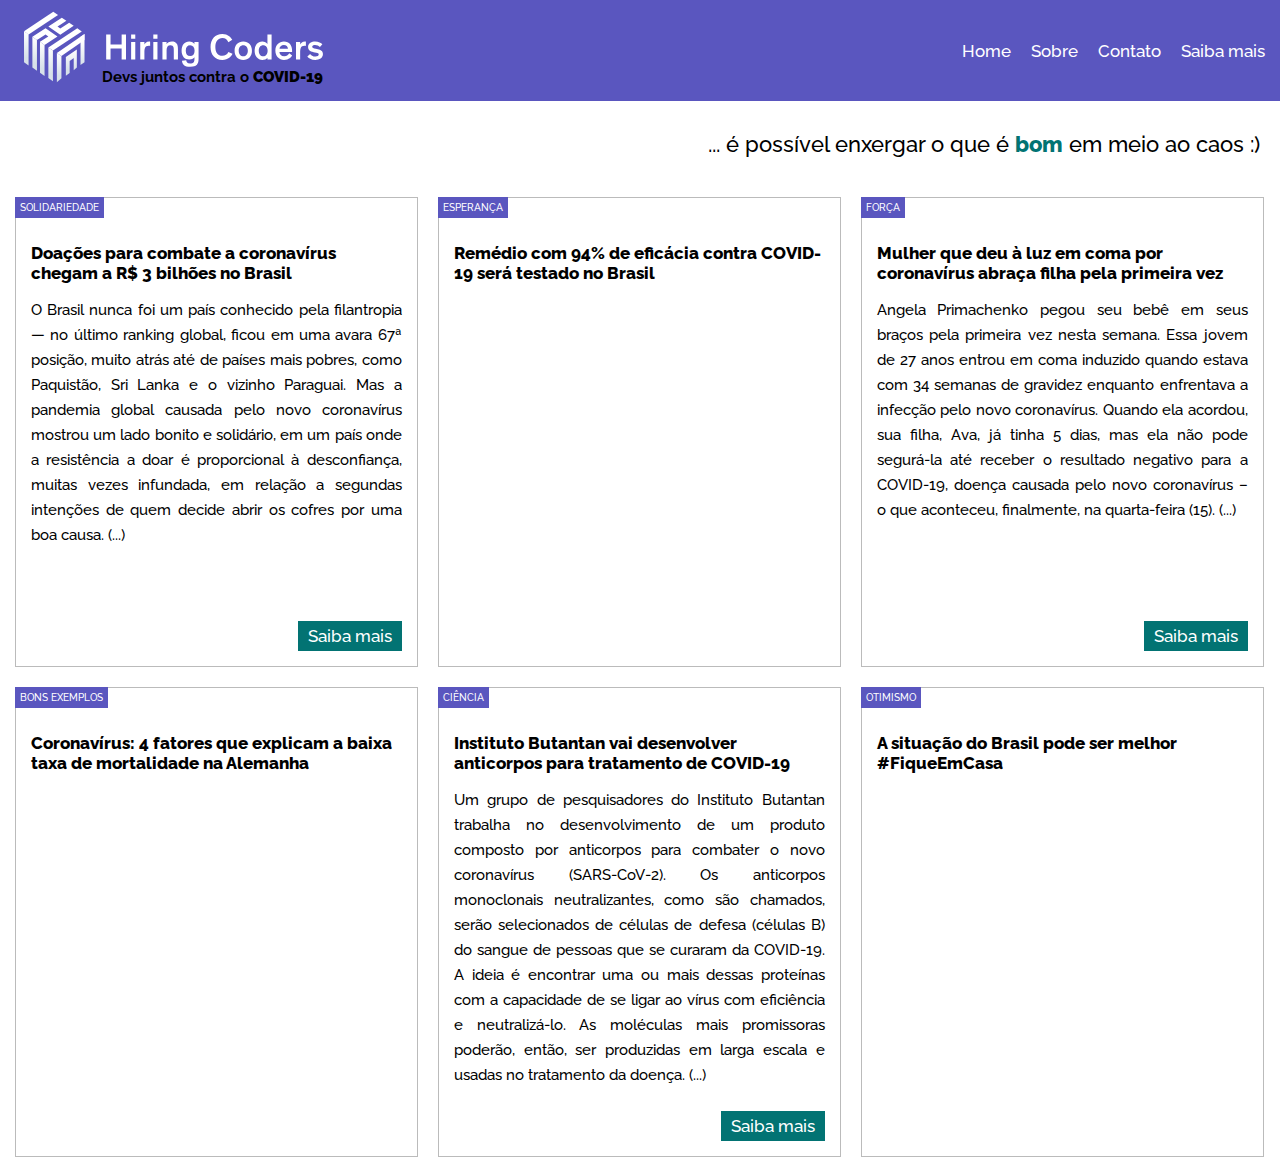
<file: index.html>
<!DOCTYPE html>
<html lang="en">
<head>
    <meta charset="UTF-8">
    <meta name="viewport" content="width=device-width, initial-scale=1.0">
    <title>Home - Covid-19 News</title>
    <link rel="stylesheet" href="css/style.css">
</head>
<body>
    <header class="header">
        <div class="content">
            <h1 class="header__logo">
                <a href="./index.html">
                    <svg width="447px" height="94px" viewBox="0 0 447 94" version="1.1" xmlns="http://www.w3.org/2000/svg" xmlns:xlink="http://www.w3.org/1999/xlink">
                        <!-- Generator: Sketch 59.1 (86144) - https://sketch.com -->
                        <title>Artboard Copy 6</title>
                        <desc>Created with Sketch.</desc>
                        <defs>
                            <linearGradient x1="50%" y1="0%" x2="50%" y2="77.4557181%" id="linearGradient-1">
                                <stop stop-color="#FFFFFF" offset="0%"/>
                                <stop stop-color="#D7E1E9" offset="100%"/>
                            </linearGradient>
                            <linearGradient x1="50%" y1="0%" x2="50%" y2="77.4557181%" id="linearGradient-2">
                                <stop stop-color="#FFFFFF" offset="0%"/>
                                <stop stop-color="#D7E1E9" offset="100%"/>
                            </linearGradient>
                            <linearGradient x1="50%" y1="0%" x2="50%" y2="77.4557181%" id="linearGradient-3">
                                <stop stop-color="#FFFFFF" offset="0%"/>
                                <stop stop-color="#D7E1E9" offset="100%"/>
                            </linearGradient>
                            <linearGradient x1="50%" y1="0%" x2="50%" y2="77.4557181%" id="linearGradient-4">
                                <stop stop-color="#FFFFFF" offset="0%"/>
                                <stop stop-color="#D7E1E9" offset="100%"/>
                            </linearGradient>
                            <linearGradient x1="50%" y1="0%" x2="50%" y2="77.4557181%" id="linearGradient-5">
                                <stop stop-color="#FFFFFF" offset="0%"/>
                                <stop stop-color="#D7E1E9" offset="100%"/>
                            </linearGradient>
                            <linearGradient x1="50%" y1="0%" x2="50%" y2="77.4557181%" id="linearGradient-6">
                                <stop stop-color="#D7E1E9" offset="0%"/>
                                <stop stop-color="#FFFFFF" offset="100%"/>
                            </linearGradient>
                            <linearGradient x1="50%" y1="0%" x2="50%" y2="77.4557181%" id="linearGradient-7">
                                <stop stop-color="#FFFFFF" offset="0%"/>
                                <stop stop-color="#D7E1E9" offset="100%"/>
                            </linearGradient>
                        </defs>
                        <g id="Artboard-Copy-6" stroke="none" stroke-width="1" fill="none" fill-rule="evenodd">
                            <g id="logo" transform="translate(25.000000, 0.000000)">
                                <polygon id="Rectangle" fill="url(#linearGradient-1)" points="0 26.1882435 6 30.2998675 6 71.17 0 66.8861957"/>
                                <polygon id="Rectangle-Copy" fill="url(#linearGradient-2)" points="11 33.6403185 17 37.6606189 17 78.135142 11 73.8444316"/>
                                <polygon id="Rectangle-Copy-2" fill="url(#linearGradient-3)" points="21 40.1580683 27 44.2553308 27 85.1580683 21 80.8651938"/>
                                <polygon id="Rectangle-Copy-3" fill="url(#linearGradient-4)" points="32 47.5 38 51.486182 38 92.1580683 32 87.8651938"/>
                                <polygon id="Path" fill="#FFFFFF" points="0 26.1882435 38.4845747 0.763523153 44.7416636 5.0051888 6 30.6916836"/>
                                <polygon id="Path-Copy-3" fill="#FFFFFF" points="32 47.5 70.0572656 22.3925423 75.9494977 26.4672352 38 51.486182"/>
                                <polygon id="Path-Copy-4" fill="#FFFFFF" points="43.184609 54.9360816 79.5397561 29.7922637 79.5397561 37.7914555 49.184609 58.9225343"/>
                                <polygon id="Path-Copy-8" fill="#FFFFFF" points="11 33.6403185 28.3084361 22.2406761 44 33.2480035 27 44.2553308 21 40.1580683 27.724271 35.9339639 32 33.2480035 28.3084361 30.6916836 17 37.6606189"/>
                                <polygon id="Path-Copy-9" fill="#FFFFFF" transform="translate(48.666635, 19.735527) scale(-1, -1) translate(-48.666635, -19.735527) " points="32 20.2931931 49.6417066 8.45639979 65.3332705 19.4637271 47.6410307 31.0146546 41.6410307 26.9173921 49.0575415 22.1496875 53.3332705 19.4637271 49.6417066 16.9074072 37.9439376 24.3677159"/>
                                <polygon id="Path-2" fill="url(#linearGradient-5)" points="49.184609 88.2132445 49.184609 58.9225343 43.184609 54.9360816 43.184609 93.2911968"/>
                                <polygon id="Path-2-Copy-3" fill="url(#linearGradient-6)" transform="translate(76.904008, 50.310559) scale(-1, -1) translate(-76.904008, -50.310559) " points="79.5397561 67.1343279 79.5397561 29.8377524 74.2682589 33.6585586 74.2682589 70.7833655"/>
                                <path d="M69.4333224,50.1416828 L69.4333224,74.1136392 L65.3332705,77.4911844 L65.3332705,61.8411119 L65.445,61.5216828 L60,65.2516828 L60,81.0859905 L55,84.7177574 L55,60.1734906 L69.4333224,50.1416828 Z" id="Combined-Shape" fill="url(#linearGradient-7)"/>
                            </g>
                            <path d="M153.343434,49.0359551 L153.343434,63.4337079 L159.10101,63.4337079 L159.10101,30.5797753 L153.343434,30.5797753 L153.343434,43.8662921 L138.757576,43.8662921 L138.757576,30.5797753 L133,30.5797753 L133,63.4337079 L138.757576,63.4337079 L138.757576,49.0359551 L153.343434,49.0359551 Z M171.287879,40.4359551 L165.818182,40.4359551 L165.818182,63.4337079 L171.287879,63.4337079 L171.287879,40.4359551 Z M171.287879,30.5797753 L165.818182,30.5797753 L165.818182,36.1842697 L171.287879,36.1842697 L171.287879,30.5797753 Z M177.813131,40.4359551 L177.813131,63.4337079 L183.282828,63.4337079 L183.282828,53.094382 C183.282828,51.0651685 183.474747,49.7123596 183.906566,48.552809 C184.722222,46.5235955 186.353535,45.4606742 189.280303,45.4606742 C189.760101,45.4606742 190.287879,45.5089888 190.815657,45.5573034 L190.815657,39.952809 L190.407453,39.9162899 C190.2369,39.9044944 190.131944,39.9044944 189.95202,39.9044944 C185.537879,39.9044944 183.714646,42.658427 183.282828,43.8179775 L183.282828,40.4359551 L177.813131,40.4359551 Z M200.459596,40.4359551 L194.989899,40.4359551 L194.989899,63.4337079 L200.459596,63.4337079 L200.459596,40.4359551 Z M200.459596,30.5797753 L194.989899,30.5797753 L194.989899,36.1842697 L200.459596,36.1842697 L200.459596,30.5797753 Z M227.376263,63.4337079 L227.376263,50.4370787 L227.370954,49.6581725 C227.31599,45.7821948 226.832492,44.1620361 225.840909,42.7550562 C224.305556,40.6775281 222.146465,39.9044944 219.555556,39.9044944 C216.10101,39.9044944 213.510101,41.4022472 212.454545,43.4314607 L212.454545,40.4359551 L206.984848,40.4359551 L206.984848,63.4337079 L212.454545,63.4337079 L212.454545,51.1617978 C212.454545,47.441573 214.085859,44.7842697 217.492424,44.7842697 C219.843434,44.7842697 221.042929,45.7988764 221.522727,47.441573 C221.858586,48.6011236 221.906566,50.0988764 221.906566,51.8382022 L221.906566,63.4337079 L227.376263,63.4337079 Z M232.70202,64.9797753 C232.893939,69.9078652 236.204545,73 243.209596,73 C248.823232,73 252.325758,71.5022472 253.765152,67.6370787 C254.292929,66.1876404 254.484848,64.5932584 254.484848,62.1292135 L254.484848,40.4359551 L249.015152,40.4359551 L249.015152,42.9483146 C247.767677,41.305618 245.368687,39.9044944 242.20202,39.9044944 C235.916667,39.9044944 232.174242,44.7842697 232.174242,51.9831461 C232.174242,58.988764 236.060606,63.5303371 242.25,63.5303371 C246.280303,63.5303371 248.247475,61.5494382 249.015152,60.4865169 L249.063131,60.4865169 L249.063131,62.6606742 C249.063131,67.0089888 247.527778,68.7 243.401515,68.7 C239.467172,68.7 238.507576,66.6707865 238.267677,64.5449438 L232.70202,64.9797753 Z M249.255051,51.7898876 C249.255051,56.2348315 247.09596,58.8921348 243.449495,58.8921348 C239.755051,58.8921348 237.643939,56.3797753 237.643939,51.7898876 C237.643939,47.2 239.755051,44.6393258 243.449495,44.6393258 C247.09596,44.6393258 249.255051,47.3932584 249.255051,51.7898876 Z M293.636364,53.5775281 C292.10101,56.7662921 289.462121,58.6505618 285.767677,58.6505618 C279.914141,58.6505618 276.555556,54.1573034 276.555556,47.0067416 C276.555556,39.8561798 280.010101,35.2179775 285.767677,35.2179775 C289.558081,35.2179775 292.14899,37.247191 293.732323,40.6775281 L298.770202,37.5370787 L298.583597,37.2191388 C296.858211,34.3518763 293.072819,30 285.767677,30 C276.219697,30 270.222222,36.9573034 270.222222,47.0067416 C270.222222,57.0078652 275.739899,64.0134831 285.767677,64.0134831 C293.780303,64.0134831 297.618687,58.9404494 299.106061,55.8966292 L293.636364,53.5775281 Z M301.840909,52.0314607 C301.840909,59.3752809 306.255051,64.0134831 313.260101,64.0134831 C320.265152,64.0134831 324.679293,59.3752809 324.679293,52.0314607 C324.679293,44.6393258 320.217172,39.9044944 313.260101,39.9044944 C306.30303,39.9044944 301.840909,44.6393258 301.840909,52.0314607 Z M307.262626,51.9348315 C307.262626,47.3449438 309.661616,44.5910112 313.260101,44.5910112 C316.858586,44.5910112 319.257576,47.2966292 319.257576,51.9348315 C319.257576,56.4764045 316.762626,59.2786517 313.260101,59.2786517 C309.757576,59.2786517 307.262626,56.5247191 307.262626,51.9348315 Z M338.305556,64.0134831 C341.376263,64.0134831 343.583333,62.805618 345.022727,61.0179775 L345.022727,63.4337079 L350.492424,63.4337079 L350.492424,30.5797753 L345.022727,30.5797753 L345.022727,42.9483146 C343.775253,41.305618 341.280303,39.9044944 338.305556,39.9044944 C332.116162,39.9044944 328.181818,44.9292135 328.181818,52.0314607 C328.181818,58.9404494 332.212121,64.0134831 338.305556,64.0134831 Z M345.262626,51.9348315 C345.262626,56.3797753 342.911616,59.2303371 339.457071,59.2303371 C335.954545,59.2303371 333.651515,56.4764045 333.651515,51.9348315 C333.651515,47.3449438 335.954545,44.6393258 339.457071,44.6393258 C342.911616,44.6393258 345.262626,47.5382022 345.262626,51.9348315 Z M377.55303,58.2157303 L373.762626,55.3168539 L373.565161,55.6289354 C372.73213,56.9124006 370.885135,59.2786517 367.093434,59.2786517 C363.063131,59.2786517 361.143939,56.5730337 360.760101,53.4325843 L377.409091,53.4325843 C377.409091,53.0460674 377.457071,52.4179775 377.457071,52.0314607 C377.457071,44.9775281 373.954545,39.9044944 366.661616,39.9044944 C360.280303,39.9044944 355.434343,44.6393258 355.434343,51.741573 C355.434343,59.1820225 360.040404,64.0134831 366.805556,64.0134831 C373.474747,64.0134831 376.545455,59.8101124 377.55303,58.2157303 Z M366.661616,44.3011236 C369.780303,44.3011236 371.891414,46.3303371 372.035354,49.3258427 L360.90404,49.3258427 C361.04798,46.5719101 363.159091,44.3011236 366.661616,44.3011236 Z M382.590909,40.4359551 L382.590909,63.4337079 L388.060606,63.4337079 L388.060606,53.094382 C388.060606,51.0651685 388.252525,49.7123596 388.684343,48.552809 C389.5,46.5235955 391.131313,45.4606742 394.058081,45.4606742 C394.537879,45.4606742 395.065657,45.5089888 395.593434,45.5573034 L395.593434,39.952809 L395.185231,39.9162899 C395.014678,39.9044944 394.909722,39.9044944 394.729798,39.9044944 C390.315657,39.9044944 388.492424,42.658427 388.060606,43.8179775 L388.060606,40.4359551 L382.590909,40.4359551 Z M417.232323,43.5280899 L414.065657,46.958427 C412.482323,45.4123596 410.275253,44.3977528 407.636364,44.3977528 C405.477273,44.3977528 403.893939,45.1707865 403.893939,46.6202247 C403.893939,48.2629213 405.477273,48.6011236 408.691919,49.2775281 L411.426768,49.905618 C414.881313,50.7269663 418,52.0314607 418,56.2348315 C418,61.5011236 413.25,64.0134831 408.020202,64.0134831 C402.550505,64.0134831 398.856061,61.3078652 397.464646,59.3269663 L401.159091,56.041573 C402.454545,57.7808989 404.661616,59.4719101 408.164141,59.4719101 C410.89899,59.4719101 412.482323,58.505618 412.482323,56.8629213 C412.482323,55.3254815 411.277749,55.0010218 409.212764,54.5466 L405.573232,53.7707865 L405.058882,53.6525553 C401.325614,52.7493299 398.472222,51.0273571 398.472222,47.0067416 C398.472222,42.0303371 403.318182,39.9044944 407.684343,39.9044944 C412.242424,39.9044944 415.744949,41.8853933 417.232323,43.5280899 Z" id="HiringCoders" fill="#FFFFFF" fill-rule="nonzero"/>
                        </g>
                    </svg>
                    <small>Devs juntos contra o <strong>COVID-19</strong></small>
                </a>
            </h1>
            <ul class="header__menu">
                <li><a href="./index.html">Home</a></li>
                <li><a href="./about.html">Sobre</a></li>
                <li><a href="./contact.html">Contato</a></li>
                <li><a href="./see-more.html">Saiba mais</a></li>
            </ul>
        </div>
    </header>
    <main class="content">
        <h3 class="main-title"> ... é possível enxergar o que é <span>bom</span> em meio ao caos :) </h3>
        <div class="news">
            <section class="news__item">
                <article>
                    <span class="news__item__flag">
                        Solidariedade
                    </span>
                    <h4 class="news__item__title">
                        Doações para combate a coronavírus chegam a R$ 3 bilhões no Brasil
                    </h4>
                    <div class="news__item__content">
                        O Brasil nunca foi um país conhecido pela filantropia — no último ranking 
                        global, ficou em uma avara 67ª posição, muito atrás até de países mais pobres, 
                        como Paquistão, Sri Lanka e o vizinho Paraguai. Mas a pandemia global causada 
                        pelo novo coronavírus mostrou um lado bonito e solidário, em um país onde 
                        a resistência a doar é proporcional à desconfiança, muitas vezes infundada, 
                        em relação a segundas intenções de quem decide abrir os cofres por uma boa causa. (...)
                    </div>
                    <a href="https://epoca.globo.com/economia/doacoes-para-combate-coronavirus-chegam-r-3-bilhoes-no-brasil-24377536" target="_blank" class="news__item__button">Saiba mais</a>
                </article>
            </section>
            <section class="news__item">
                <article>
                    <span class="news__item__flag">
                        Esperança
                    </span>
                    <h4 class="news__item__title">
                        Remédio com 94% de eficácia contra COVID-19 será testado no Brasil
                    </h4>
                    <div class="news__item__content">
                        <iframe width="560" height="315" src="https://www.youtube.com/embed/TgPKtIGNCO4?controls=0" frameborder="0" allow="accelerometer; autoplay; encrypted-media; gyroscope; picture-in-picture" allowfullscreen></iframe>
                    </div>
                </article>
            </section>
            <section class="news__item">
                <article>
                    <span class="news__item__flag">
                        Força
                    </span>
                    <h4 class="news__item__title">
                        Mulher que deu à luz em coma por coronavírus abraça filha pela primeira vez
                    </h4>
                    <div class="news__item__content">
                        Angela Primachenko pegou seu bebê em seus braços pela primeira vez nesta 
                        semana. Essa jovem de 27 anos entrou em coma induzido quando estava com 34 
                        semanas de gravidez enquanto enfrentava a infecção pelo novo coronavírus.
                        Quando ela acordou, sua filha, Ava, já tinha 5 dias, mas ela não pode segurá-la 
                        até receber o resultado negativo para a COVID-19, doença causada pelo novo 
                        coronavírus – o que aconteceu, finalmente, na quarta-feira (15). (...)
                    </div>
                    <a href="https://www.cnnbrasil.com.br/internacional/2020/04/17/mulher-que-deu-a-luz-em-coma-por-coronavirus-abraca-filha-pela-primeira-vez" target="_blank" class="news__item__button">Saiba mais</a>
                </article>
            </section>
            <section class="news__item">
                <article>
                    <span class="news__item__flag">
                        Bons exemplos
                    </span>
                    <h4 class="news__item__title">
                        Coronavírus: 4 fatores que explicam a baixa taxa de mortalidade na Alemanha
                    </h4>
                    <div class="news__item__content">
                        <iframe width="560" height="315" src="https://www.youtube.com/embed/Z82Cj45Jtko?controls=0" frameborder="0" allow="accelerometer; autoplay; encrypted-media; gyroscope; picture-in-picture" allowfullscreen></iframe>
                    </div>
                </article>
            </section>
            <section class="news__item">
                <article>
                    <span class="news__item__flag">
                        Ciência
                    </span>
                    <h4 class="news__item__title">
                        Instituto Butantan vai desenvolver anticorpos para tratamento de COVID-19
                    </h4>
                    <div class="news__item__content">
                        Um grupo de pesquisadores do Instituto Butantan trabalha no desenvolvimento 
                        de um produto composto por anticorpos para combater o novo coronavírus (SARS-CoV-2). 
                        Os anticorpos monoclonais neutralizantes, como são chamados, serão selecionados 
                        de células de defesa (células B) do sangue de pessoas que se curaram da COVID-19. 
                        A ideia é encontrar uma ou mais dessas proteínas com a capacidade de se ligar ao 
                        vírus com eficiência e neutralizá-lo. As moléculas mais promissoras poderão, então, 
                        ser produzidas em larga escala e usadas no tratamento da doença. (...)
                    </div>
                    <a href="https://exame.abril.com.br/ciencia/instituto-butantan-vai-desenvolver-anticorpos-para-tratamento-de-covid-19/" target="_blank" class="news__item__button">Saiba mais</a>
                </article>
            </section>
            <section class="news__item">
                <article>
                    <span class="news__item__flag">
                        Otimismo
                    </span>
                    <h4 class="news__item__title">
                        A situação do Brasil pode ser melhor #FiqueEmCasa
                    </h4>
                    <div class="news__item__content">
                        <iframe width="560" height="315" src="https://www.youtube.com/embed/2DAIe1SlLMo?controls=0" frameborder="0" allow="accelerometer; autoplay; encrypted-media; gyroscope; picture-in-picture" allowfullscreen></iframe>
                    </div>
                </article>
            </section>
        </div>
    </main>
</body>
</html>
</file>
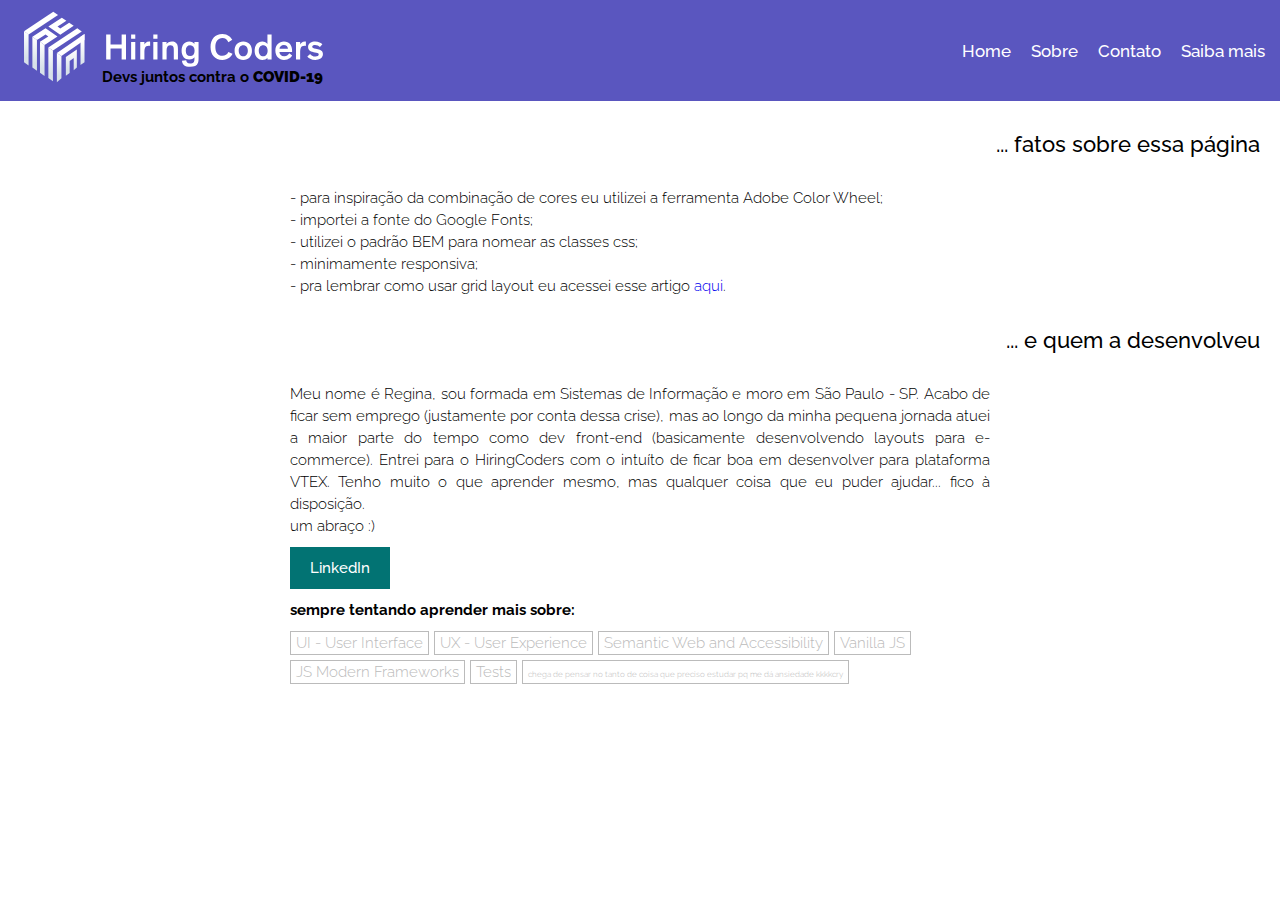
<file: about.html>
<!DOCTYPE html>
<html lang="en">
<head>
    <meta charset="UTF-8">
    <meta name="viewport" content="width=device-width, initial-scale=1.0">
    <title>Sobre - Covid-19 News</title>
    <link rel="stylesheet" href="css/style.css">
</head>
<body>
    <header class="header">
        <div class="content">
            <h1 class="header__logo">
                <a href="./index.html">
                    <svg width="447px" height="94px" viewBox="0 0 447 94" version="1.1" xmlns="http://www.w3.org/2000/svg" xmlns:xlink="http://www.w3.org/1999/xlink">
                        <!-- Generator: Sketch 59.1 (86144) - https://sketch.com -->
                        <title>Artboard Copy 6</title>
                        <desc>Created with Sketch.</desc>
                        <defs>
                            <linearGradient x1="50%" y1="0%" x2="50%" y2="77.4557181%" id="linearGradient-1">
                                <stop stop-color="#FFFFFF" offset="0%"/>
                                <stop stop-color="#D7E1E9" offset="100%"/>
                            </linearGradient>
                            <linearGradient x1="50%" y1="0%" x2="50%" y2="77.4557181%" id="linearGradient-2">
                                <stop stop-color="#FFFFFF" offset="0%"/>
                                <stop stop-color="#D7E1E9" offset="100%"/>
                            </linearGradient>
                            <linearGradient x1="50%" y1="0%" x2="50%" y2="77.4557181%" id="linearGradient-3">
                                <stop stop-color="#FFFFFF" offset="0%"/>
                                <stop stop-color="#D7E1E9" offset="100%"/>
                            </linearGradient>
                            <linearGradient x1="50%" y1="0%" x2="50%" y2="77.4557181%" id="linearGradient-4">
                                <stop stop-color="#FFFFFF" offset="0%"/>
                                <stop stop-color="#D7E1E9" offset="100%"/>
                            </linearGradient>
                            <linearGradient x1="50%" y1="0%" x2="50%" y2="77.4557181%" id="linearGradient-5">
                                <stop stop-color="#FFFFFF" offset="0%"/>
                                <stop stop-color="#D7E1E9" offset="100%"/>
                            </linearGradient>
                            <linearGradient x1="50%" y1="0%" x2="50%" y2="77.4557181%" id="linearGradient-6">
                                <stop stop-color="#D7E1E9" offset="0%"/>
                                <stop stop-color="#FFFFFF" offset="100%"/>
                            </linearGradient>
                            <linearGradient x1="50%" y1="0%" x2="50%" y2="77.4557181%" id="linearGradient-7">
                                <stop stop-color="#FFFFFF" offset="0%"/>
                                <stop stop-color="#D7E1E9" offset="100%"/>
                            </linearGradient>
                        </defs>
                        <g id="Artboard-Copy-6" stroke="none" stroke-width="1" fill="none" fill-rule="evenodd">
                            <g id="logo" transform="translate(25.000000, 0.000000)">
                                <polygon id="Rectangle" fill="url(#linearGradient-1)" points="0 26.1882435 6 30.2998675 6 71.17 0 66.8861957"/>
                                <polygon id="Rectangle-Copy" fill="url(#linearGradient-2)" points="11 33.6403185 17 37.6606189 17 78.135142 11 73.8444316"/>
                                <polygon id="Rectangle-Copy-2" fill="url(#linearGradient-3)" points="21 40.1580683 27 44.2553308 27 85.1580683 21 80.8651938"/>
                                <polygon id="Rectangle-Copy-3" fill="url(#linearGradient-4)" points="32 47.5 38 51.486182 38 92.1580683 32 87.8651938"/>
                                <polygon id="Path" fill="#FFFFFF" points="0 26.1882435 38.4845747 0.763523153 44.7416636 5.0051888 6 30.6916836"/>
                                <polygon id="Path-Copy-3" fill="#FFFFFF" points="32 47.5 70.0572656 22.3925423 75.9494977 26.4672352 38 51.486182"/>
                                <polygon id="Path-Copy-4" fill="#FFFFFF" points="43.184609 54.9360816 79.5397561 29.7922637 79.5397561 37.7914555 49.184609 58.9225343"/>
                                <polygon id="Path-Copy-8" fill="#FFFFFF" points="11 33.6403185 28.3084361 22.2406761 44 33.2480035 27 44.2553308 21 40.1580683 27.724271 35.9339639 32 33.2480035 28.3084361 30.6916836 17 37.6606189"/>
                                <polygon id="Path-Copy-9" fill="#FFFFFF" transform="translate(48.666635, 19.735527) scale(-1, -1) translate(-48.666635, -19.735527) " points="32 20.2931931 49.6417066 8.45639979 65.3332705 19.4637271 47.6410307 31.0146546 41.6410307 26.9173921 49.0575415 22.1496875 53.3332705 19.4637271 49.6417066 16.9074072 37.9439376 24.3677159"/>
                                <polygon id="Path-2" fill="url(#linearGradient-5)" points="49.184609 88.2132445 49.184609 58.9225343 43.184609 54.9360816 43.184609 93.2911968"/>
                                <polygon id="Path-2-Copy-3" fill="url(#linearGradient-6)" transform="translate(76.904008, 50.310559) scale(-1, -1) translate(-76.904008, -50.310559) " points="79.5397561 67.1343279 79.5397561 29.8377524 74.2682589 33.6585586 74.2682589 70.7833655"/>
                                <path d="M69.4333224,50.1416828 L69.4333224,74.1136392 L65.3332705,77.4911844 L65.3332705,61.8411119 L65.445,61.5216828 L60,65.2516828 L60,81.0859905 L55,84.7177574 L55,60.1734906 L69.4333224,50.1416828 Z" id="Combined-Shape" fill="url(#linearGradient-7)"/>
                            </g>
                            <path d="M153.343434,49.0359551 L153.343434,63.4337079 L159.10101,63.4337079 L159.10101,30.5797753 L153.343434,30.5797753 L153.343434,43.8662921 L138.757576,43.8662921 L138.757576,30.5797753 L133,30.5797753 L133,63.4337079 L138.757576,63.4337079 L138.757576,49.0359551 L153.343434,49.0359551 Z M171.287879,40.4359551 L165.818182,40.4359551 L165.818182,63.4337079 L171.287879,63.4337079 L171.287879,40.4359551 Z M171.287879,30.5797753 L165.818182,30.5797753 L165.818182,36.1842697 L171.287879,36.1842697 L171.287879,30.5797753 Z M177.813131,40.4359551 L177.813131,63.4337079 L183.282828,63.4337079 L183.282828,53.094382 C183.282828,51.0651685 183.474747,49.7123596 183.906566,48.552809 C184.722222,46.5235955 186.353535,45.4606742 189.280303,45.4606742 C189.760101,45.4606742 190.287879,45.5089888 190.815657,45.5573034 L190.815657,39.952809 L190.407453,39.9162899 C190.2369,39.9044944 190.131944,39.9044944 189.95202,39.9044944 C185.537879,39.9044944 183.714646,42.658427 183.282828,43.8179775 L183.282828,40.4359551 L177.813131,40.4359551 Z M200.459596,40.4359551 L194.989899,40.4359551 L194.989899,63.4337079 L200.459596,63.4337079 L200.459596,40.4359551 Z M200.459596,30.5797753 L194.989899,30.5797753 L194.989899,36.1842697 L200.459596,36.1842697 L200.459596,30.5797753 Z M227.376263,63.4337079 L227.376263,50.4370787 L227.370954,49.6581725 C227.31599,45.7821948 226.832492,44.1620361 225.840909,42.7550562 C224.305556,40.6775281 222.146465,39.9044944 219.555556,39.9044944 C216.10101,39.9044944 213.510101,41.4022472 212.454545,43.4314607 L212.454545,40.4359551 L206.984848,40.4359551 L206.984848,63.4337079 L212.454545,63.4337079 L212.454545,51.1617978 C212.454545,47.441573 214.085859,44.7842697 217.492424,44.7842697 C219.843434,44.7842697 221.042929,45.7988764 221.522727,47.441573 C221.858586,48.6011236 221.906566,50.0988764 221.906566,51.8382022 L221.906566,63.4337079 L227.376263,63.4337079 Z M232.70202,64.9797753 C232.893939,69.9078652 236.204545,73 243.209596,73 C248.823232,73 252.325758,71.5022472 253.765152,67.6370787 C254.292929,66.1876404 254.484848,64.5932584 254.484848,62.1292135 L254.484848,40.4359551 L249.015152,40.4359551 L249.015152,42.9483146 C247.767677,41.305618 245.368687,39.9044944 242.20202,39.9044944 C235.916667,39.9044944 232.174242,44.7842697 232.174242,51.9831461 C232.174242,58.988764 236.060606,63.5303371 242.25,63.5303371 C246.280303,63.5303371 248.247475,61.5494382 249.015152,60.4865169 L249.063131,60.4865169 L249.063131,62.6606742 C249.063131,67.0089888 247.527778,68.7 243.401515,68.7 C239.467172,68.7 238.507576,66.6707865 238.267677,64.5449438 L232.70202,64.9797753 Z M249.255051,51.7898876 C249.255051,56.2348315 247.09596,58.8921348 243.449495,58.8921348 C239.755051,58.8921348 237.643939,56.3797753 237.643939,51.7898876 C237.643939,47.2 239.755051,44.6393258 243.449495,44.6393258 C247.09596,44.6393258 249.255051,47.3932584 249.255051,51.7898876 Z M293.636364,53.5775281 C292.10101,56.7662921 289.462121,58.6505618 285.767677,58.6505618 C279.914141,58.6505618 276.555556,54.1573034 276.555556,47.0067416 C276.555556,39.8561798 280.010101,35.2179775 285.767677,35.2179775 C289.558081,35.2179775 292.14899,37.247191 293.732323,40.6775281 L298.770202,37.5370787 L298.583597,37.2191388 C296.858211,34.3518763 293.072819,30 285.767677,30 C276.219697,30 270.222222,36.9573034 270.222222,47.0067416 C270.222222,57.0078652 275.739899,64.0134831 285.767677,64.0134831 C293.780303,64.0134831 297.618687,58.9404494 299.106061,55.8966292 L293.636364,53.5775281 Z M301.840909,52.0314607 C301.840909,59.3752809 306.255051,64.0134831 313.260101,64.0134831 C320.265152,64.0134831 324.679293,59.3752809 324.679293,52.0314607 C324.679293,44.6393258 320.217172,39.9044944 313.260101,39.9044944 C306.30303,39.9044944 301.840909,44.6393258 301.840909,52.0314607 Z M307.262626,51.9348315 C307.262626,47.3449438 309.661616,44.5910112 313.260101,44.5910112 C316.858586,44.5910112 319.257576,47.2966292 319.257576,51.9348315 C319.257576,56.4764045 316.762626,59.2786517 313.260101,59.2786517 C309.757576,59.2786517 307.262626,56.5247191 307.262626,51.9348315 Z M338.305556,64.0134831 C341.376263,64.0134831 343.583333,62.805618 345.022727,61.0179775 L345.022727,63.4337079 L350.492424,63.4337079 L350.492424,30.5797753 L345.022727,30.5797753 L345.022727,42.9483146 C343.775253,41.305618 341.280303,39.9044944 338.305556,39.9044944 C332.116162,39.9044944 328.181818,44.9292135 328.181818,52.0314607 C328.181818,58.9404494 332.212121,64.0134831 338.305556,64.0134831 Z M345.262626,51.9348315 C345.262626,56.3797753 342.911616,59.2303371 339.457071,59.2303371 C335.954545,59.2303371 333.651515,56.4764045 333.651515,51.9348315 C333.651515,47.3449438 335.954545,44.6393258 339.457071,44.6393258 C342.911616,44.6393258 345.262626,47.5382022 345.262626,51.9348315 Z M377.55303,58.2157303 L373.762626,55.3168539 L373.565161,55.6289354 C372.73213,56.9124006 370.885135,59.2786517 367.093434,59.2786517 C363.063131,59.2786517 361.143939,56.5730337 360.760101,53.4325843 L377.409091,53.4325843 C377.409091,53.0460674 377.457071,52.4179775 377.457071,52.0314607 C377.457071,44.9775281 373.954545,39.9044944 366.661616,39.9044944 C360.280303,39.9044944 355.434343,44.6393258 355.434343,51.741573 C355.434343,59.1820225 360.040404,64.0134831 366.805556,64.0134831 C373.474747,64.0134831 376.545455,59.8101124 377.55303,58.2157303 Z M366.661616,44.3011236 C369.780303,44.3011236 371.891414,46.3303371 372.035354,49.3258427 L360.90404,49.3258427 C361.04798,46.5719101 363.159091,44.3011236 366.661616,44.3011236 Z M382.590909,40.4359551 L382.590909,63.4337079 L388.060606,63.4337079 L388.060606,53.094382 C388.060606,51.0651685 388.252525,49.7123596 388.684343,48.552809 C389.5,46.5235955 391.131313,45.4606742 394.058081,45.4606742 C394.537879,45.4606742 395.065657,45.5089888 395.593434,45.5573034 L395.593434,39.952809 L395.185231,39.9162899 C395.014678,39.9044944 394.909722,39.9044944 394.729798,39.9044944 C390.315657,39.9044944 388.492424,42.658427 388.060606,43.8179775 L388.060606,40.4359551 L382.590909,40.4359551 Z M417.232323,43.5280899 L414.065657,46.958427 C412.482323,45.4123596 410.275253,44.3977528 407.636364,44.3977528 C405.477273,44.3977528 403.893939,45.1707865 403.893939,46.6202247 C403.893939,48.2629213 405.477273,48.6011236 408.691919,49.2775281 L411.426768,49.905618 C414.881313,50.7269663 418,52.0314607 418,56.2348315 C418,61.5011236 413.25,64.0134831 408.020202,64.0134831 C402.550505,64.0134831 398.856061,61.3078652 397.464646,59.3269663 L401.159091,56.041573 C402.454545,57.7808989 404.661616,59.4719101 408.164141,59.4719101 C410.89899,59.4719101 412.482323,58.505618 412.482323,56.8629213 C412.482323,55.3254815 411.277749,55.0010218 409.212764,54.5466 L405.573232,53.7707865 L405.058882,53.6525553 C401.325614,52.7493299 398.472222,51.0273571 398.472222,47.0067416 C398.472222,42.0303371 403.318182,39.9044944 407.684343,39.9044944 C412.242424,39.9044944 415.744949,41.8853933 417.232323,43.5280899 Z" id="HiringCoders" fill="#FFFFFF" fill-rule="nonzero"/>
                        </g>
                    </svg>
                    <small>Devs juntos contra o <strong>COVID-19</strong></small>
                </a>
            </h1>
            <ul class="header__menu">
                <li><a href="./index.html">Home</a></li>
                <li><a href="./about.html">Sobre</a></li>
                <li><a href="./contact.html">Contato</a></li>
                <li><a href="./see-more.html">Saiba mais</a></li>
            </ul>
        </div>
    </header>
    <main class="content">
        <h3 class="main-title"> ... fatos sobre essa página</h3>
        <article class="about">

            <ul>
                <li>- para inspiração da combinação de cores eu utilizei a ferramenta Adobe Color Wheel;</li>
                <li>- importei a fonte do Google Fonts;</li>
                <li>- utilizei o padrão BEM para nomear as classes css;</li>
                <li>- minimamente responsiva;</li>
                <li>- pra lembrar como usar grid layout eu acessei esse artigo <a href="https://www.origamid.com/projetos/css-grid-layout-guia-completo/" target="_blank">aqui</a>.</li>
            </ul>
        </article>

        <h3 class="main-title">... e quem a desenvolveu </h3>
        <article class="about about-me">
            Meu nome é Regina, sou formada em Sistemas de Informação e moro em São Paulo - SP. 
            Acabo de ficar sem emprego (justamente por conta dessa crise), mas ao longo da minha pequena jornada 
            atuei a maior parte do tempo como dev front-end (basicamente desenvolvendo layouts para e-commerce).
            Entrei para o HiringCoders com o intuíto de ficar boa em desenvolver para plataforma VTEX.
            Tenho muito o que aprender mesmo, mas qualquer coisa que eu puder ajudar... fico à disposição. 
            <br />um abraço :)<br />

            <a target="_blank" class="default-button" href="https://www.linkedin.com/in/reginapersan/">LinkedIn</a>
            
            <h5 class="about-me__title">sempre tentando aprender mais sobre:</h5>
            <ul class="about-me__learning">
                <li>UI - User Interface</li>
                <li>UX - User Experience</li>
                <li>Semantic Web and Accessibility</li>
                <li>Vanilla JS</li>
                <li>JS Modern Frameworks</li>
                <li>Tests</li>
                <li><small>chega de pensar no tanto de coisa que preciso estudar pq me dá ansiedade kkkkcry</small></li>
            </ul>
        </article>
    </main>
</body>
</html>
</file>
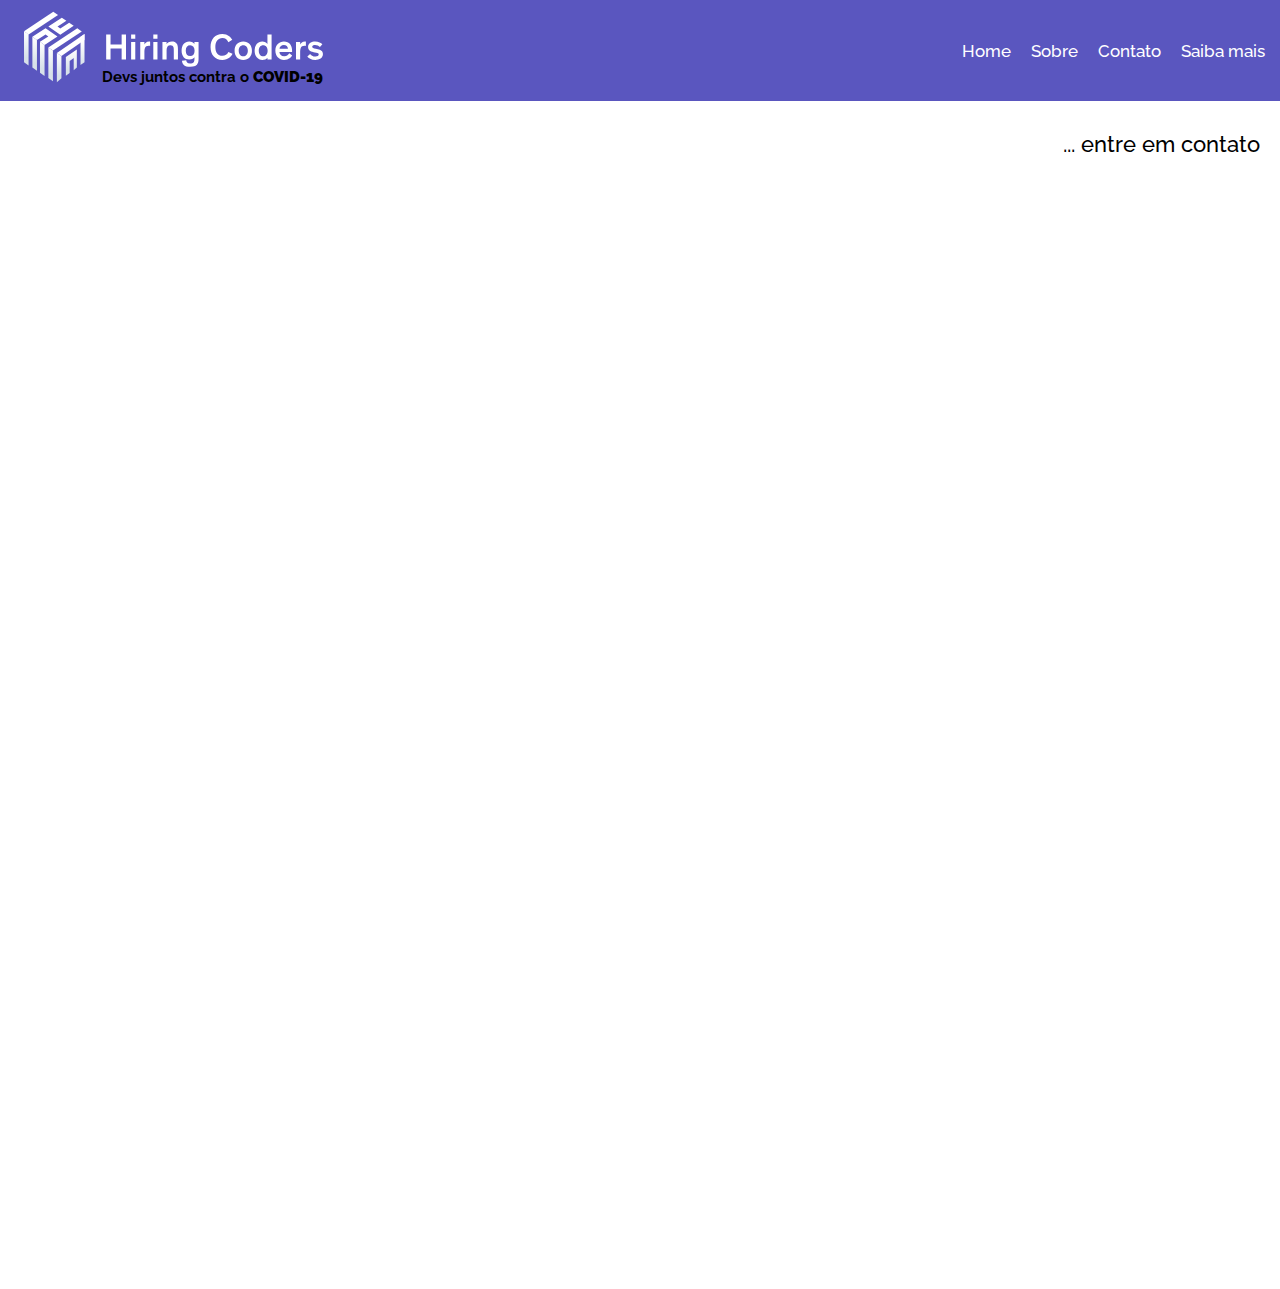
<file: contact.html>
<!DOCTYPE html>
<html lang="en">
<head>
    <meta charset="UTF-8">
    <meta name="viewport" content="width=device-width, initial-scale=1.0">
    <title>Contato - Covid-19 News</title>
    <link rel="stylesheet" href="css/style.css">
</head>
<body>
    <header class="header">
        <div class="content">
            <h1 class="header__logo">
                <a href="./index.html">
                    <svg width="447px" height="94px" viewBox="0 0 447 94" version="1.1" xmlns="http://www.w3.org/2000/svg" xmlns:xlink="http://www.w3.org/1999/xlink">
                        <!-- Generator: Sketch 59.1 (86144) - https://sketch.com -->
                        <title>Artboard Copy 6</title>
                        <desc>Created with Sketch.</desc>
                        <defs>
                            <linearGradient x1="50%" y1="0%" x2="50%" y2="77.4557181%" id="linearGradient-1">
                                <stop stop-color="#FFFFFF" offset="0%"/>
                                <stop stop-color="#D7E1E9" offset="100%"/>
                            </linearGradient>
                            <linearGradient x1="50%" y1="0%" x2="50%" y2="77.4557181%" id="linearGradient-2">
                                <stop stop-color="#FFFFFF" offset="0%"/>
                                <stop stop-color="#D7E1E9" offset="100%"/>
                            </linearGradient>
                            <linearGradient x1="50%" y1="0%" x2="50%" y2="77.4557181%" id="linearGradient-3">
                                <stop stop-color="#FFFFFF" offset="0%"/>
                                <stop stop-color="#D7E1E9" offset="100%"/>
                            </linearGradient>
                            <linearGradient x1="50%" y1="0%" x2="50%" y2="77.4557181%" id="linearGradient-4">
                                <stop stop-color="#FFFFFF" offset="0%"/>
                                <stop stop-color="#D7E1E9" offset="100%"/>
                            </linearGradient>
                            <linearGradient x1="50%" y1="0%" x2="50%" y2="77.4557181%" id="linearGradient-5">
                                <stop stop-color="#FFFFFF" offset="0%"/>
                                <stop stop-color="#D7E1E9" offset="100%"/>
                            </linearGradient>
                            <linearGradient x1="50%" y1="0%" x2="50%" y2="77.4557181%" id="linearGradient-6">
                                <stop stop-color="#D7E1E9" offset="0%"/>
                                <stop stop-color="#FFFFFF" offset="100%"/>
                            </linearGradient>
                            <linearGradient x1="50%" y1="0%" x2="50%" y2="77.4557181%" id="linearGradient-7">
                                <stop stop-color="#FFFFFF" offset="0%"/>
                                <stop stop-color="#D7E1E9" offset="100%"/>
                            </linearGradient>
                        </defs>
                        <g id="Artboard-Copy-6" stroke="none" stroke-width="1" fill="none" fill-rule="evenodd">
                            <g id="logo" transform="translate(25.000000, 0.000000)">
                                <polygon id="Rectangle" fill="url(#linearGradient-1)" points="0 26.1882435 6 30.2998675 6 71.17 0 66.8861957"/>
                                <polygon id="Rectangle-Copy" fill="url(#linearGradient-2)" points="11 33.6403185 17 37.6606189 17 78.135142 11 73.8444316"/>
                                <polygon id="Rectangle-Copy-2" fill="url(#linearGradient-3)" points="21 40.1580683 27 44.2553308 27 85.1580683 21 80.8651938"/>
                                <polygon id="Rectangle-Copy-3" fill="url(#linearGradient-4)" points="32 47.5 38 51.486182 38 92.1580683 32 87.8651938"/>
                                <polygon id="Path" fill="#FFFFFF" points="0 26.1882435 38.4845747 0.763523153 44.7416636 5.0051888 6 30.6916836"/>
                                <polygon id="Path-Copy-3" fill="#FFFFFF" points="32 47.5 70.0572656 22.3925423 75.9494977 26.4672352 38 51.486182"/>
                                <polygon id="Path-Copy-4" fill="#FFFFFF" points="43.184609 54.9360816 79.5397561 29.7922637 79.5397561 37.7914555 49.184609 58.9225343"/>
                                <polygon id="Path-Copy-8" fill="#FFFFFF" points="11 33.6403185 28.3084361 22.2406761 44 33.2480035 27 44.2553308 21 40.1580683 27.724271 35.9339639 32 33.2480035 28.3084361 30.6916836 17 37.6606189"/>
                                <polygon id="Path-Copy-9" fill="#FFFFFF" transform="translate(48.666635, 19.735527) scale(-1, -1) translate(-48.666635, -19.735527) " points="32 20.2931931 49.6417066 8.45639979 65.3332705 19.4637271 47.6410307 31.0146546 41.6410307 26.9173921 49.0575415 22.1496875 53.3332705 19.4637271 49.6417066 16.9074072 37.9439376 24.3677159"/>
                                <polygon id="Path-2" fill="url(#linearGradient-5)" points="49.184609 88.2132445 49.184609 58.9225343 43.184609 54.9360816 43.184609 93.2911968"/>
                                <polygon id="Path-2-Copy-3" fill="url(#linearGradient-6)" transform="translate(76.904008, 50.310559) scale(-1, -1) translate(-76.904008, -50.310559) " points="79.5397561 67.1343279 79.5397561 29.8377524 74.2682589 33.6585586 74.2682589 70.7833655"/>
                                <path d="M69.4333224,50.1416828 L69.4333224,74.1136392 L65.3332705,77.4911844 L65.3332705,61.8411119 L65.445,61.5216828 L60,65.2516828 L60,81.0859905 L55,84.7177574 L55,60.1734906 L69.4333224,50.1416828 Z" id="Combined-Shape" fill="url(#linearGradient-7)"/>
                            </g>
                            <path d="M153.343434,49.0359551 L153.343434,63.4337079 L159.10101,63.4337079 L159.10101,30.5797753 L153.343434,30.5797753 L153.343434,43.8662921 L138.757576,43.8662921 L138.757576,30.5797753 L133,30.5797753 L133,63.4337079 L138.757576,63.4337079 L138.757576,49.0359551 L153.343434,49.0359551 Z M171.287879,40.4359551 L165.818182,40.4359551 L165.818182,63.4337079 L171.287879,63.4337079 L171.287879,40.4359551 Z M171.287879,30.5797753 L165.818182,30.5797753 L165.818182,36.1842697 L171.287879,36.1842697 L171.287879,30.5797753 Z M177.813131,40.4359551 L177.813131,63.4337079 L183.282828,63.4337079 L183.282828,53.094382 C183.282828,51.0651685 183.474747,49.7123596 183.906566,48.552809 C184.722222,46.5235955 186.353535,45.4606742 189.280303,45.4606742 C189.760101,45.4606742 190.287879,45.5089888 190.815657,45.5573034 L190.815657,39.952809 L190.407453,39.9162899 C190.2369,39.9044944 190.131944,39.9044944 189.95202,39.9044944 C185.537879,39.9044944 183.714646,42.658427 183.282828,43.8179775 L183.282828,40.4359551 L177.813131,40.4359551 Z M200.459596,40.4359551 L194.989899,40.4359551 L194.989899,63.4337079 L200.459596,63.4337079 L200.459596,40.4359551 Z M200.459596,30.5797753 L194.989899,30.5797753 L194.989899,36.1842697 L200.459596,36.1842697 L200.459596,30.5797753 Z M227.376263,63.4337079 L227.376263,50.4370787 L227.370954,49.6581725 C227.31599,45.7821948 226.832492,44.1620361 225.840909,42.7550562 C224.305556,40.6775281 222.146465,39.9044944 219.555556,39.9044944 C216.10101,39.9044944 213.510101,41.4022472 212.454545,43.4314607 L212.454545,40.4359551 L206.984848,40.4359551 L206.984848,63.4337079 L212.454545,63.4337079 L212.454545,51.1617978 C212.454545,47.441573 214.085859,44.7842697 217.492424,44.7842697 C219.843434,44.7842697 221.042929,45.7988764 221.522727,47.441573 C221.858586,48.6011236 221.906566,50.0988764 221.906566,51.8382022 L221.906566,63.4337079 L227.376263,63.4337079 Z M232.70202,64.9797753 C232.893939,69.9078652 236.204545,73 243.209596,73 C248.823232,73 252.325758,71.5022472 253.765152,67.6370787 C254.292929,66.1876404 254.484848,64.5932584 254.484848,62.1292135 L254.484848,40.4359551 L249.015152,40.4359551 L249.015152,42.9483146 C247.767677,41.305618 245.368687,39.9044944 242.20202,39.9044944 C235.916667,39.9044944 232.174242,44.7842697 232.174242,51.9831461 C232.174242,58.988764 236.060606,63.5303371 242.25,63.5303371 C246.280303,63.5303371 248.247475,61.5494382 249.015152,60.4865169 L249.063131,60.4865169 L249.063131,62.6606742 C249.063131,67.0089888 247.527778,68.7 243.401515,68.7 C239.467172,68.7 238.507576,66.6707865 238.267677,64.5449438 L232.70202,64.9797753 Z M249.255051,51.7898876 C249.255051,56.2348315 247.09596,58.8921348 243.449495,58.8921348 C239.755051,58.8921348 237.643939,56.3797753 237.643939,51.7898876 C237.643939,47.2 239.755051,44.6393258 243.449495,44.6393258 C247.09596,44.6393258 249.255051,47.3932584 249.255051,51.7898876 Z M293.636364,53.5775281 C292.10101,56.7662921 289.462121,58.6505618 285.767677,58.6505618 C279.914141,58.6505618 276.555556,54.1573034 276.555556,47.0067416 C276.555556,39.8561798 280.010101,35.2179775 285.767677,35.2179775 C289.558081,35.2179775 292.14899,37.247191 293.732323,40.6775281 L298.770202,37.5370787 L298.583597,37.2191388 C296.858211,34.3518763 293.072819,30 285.767677,30 C276.219697,30 270.222222,36.9573034 270.222222,47.0067416 C270.222222,57.0078652 275.739899,64.0134831 285.767677,64.0134831 C293.780303,64.0134831 297.618687,58.9404494 299.106061,55.8966292 L293.636364,53.5775281 Z M301.840909,52.0314607 C301.840909,59.3752809 306.255051,64.0134831 313.260101,64.0134831 C320.265152,64.0134831 324.679293,59.3752809 324.679293,52.0314607 C324.679293,44.6393258 320.217172,39.9044944 313.260101,39.9044944 C306.30303,39.9044944 301.840909,44.6393258 301.840909,52.0314607 Z M307.262626,51.9348315 C307.262626,47.3449438 309.661616,44.5910112 313.260101,44.5910112 C316.858586,44.5910112 319.257576,47.2966292 319.257576,51.9348315 C319.257576,56.4764045 316.762626,59.2786517 313.260101,59.2786517 C309.757576,59.2786517 307.262626,56.5247191 307.262626,51.9348315 Z M338.305556,64.0134831 C341.376263,64.0134831 343.583333,62.805618 345.022727,61.0179775 L345.022727,63.4337079 L350.492424,63.4337079 L350.492424,30.5797753 L345.022727,30.5797753 L345.022727,42.9483146 C343.775253,41.305618 341.280303,39.9044944 338.305556,39.9044944 C332.116162,39.9044944 328.181818,44.9292135 328.181818,52.0314607 C328.181818,58.9404494 332.212121,64.0134831 338.305556,64.0134831 Z M345.262626,51.9348315 C345.262626,56.3797753 342.911616,59.2303371 339.457071,59.2303371 C335.954545,59.2303371 333.651515,56.4764045 333.651515,51.9348315 C333.651515,47.3449438 335.954545,44.6393258 339.457071,44.6393258 C342.911616,44.6393258 345.262626,47.5382022 345.262626,51.9348315 Z M377.55303,58.2157303 L373.762626,55.3168539 L373.565161,55.6289354 C372.73213,56.9124006 370.885135,59.2786517 367.093434,59.2786517 C363.063131,59.2786517 361.143939,56.5730337 360.760101,53.4325843 L377.409091,53.4325843 C377.409091,53.0460674 377.457071,52.4179775 377.457071,52.0314607 C377.457071,44.9775281 373.954545,39.9044944 366.661616,39.9044944 C360.280303,39.9044944 355.434343,44.6393258 355.434343,51.741573 C355.434343,59.1820225 360.040404,64.0134831 366.805556,64.0134831 C373.474747,64.0134831 376.545455,59.8101124 377.55303,58.2157303 Z M366.661616,44.3011236 C369.780303,44.3011236 371.891414,46.3303371 372.035354,49.3258427 L360.90404,49.3258427 C361.04798,46.5719101 363.159091,44.3011236 366.661616,44.3011236 Z M382.590909,40.4359551 L382.590909,63.4337079 L388.060606,63.4337079 L388.060606,53.094382 C388.060606,51.0651685 388.252525,49.7123596 388.684343,48.552809 C389.5,46.5235955 391.131313,45.4606742 394.058081,45.4606742 C394.537879,45.4606742 395.065657,45.5089888 395.593434,45.5573034 L395.593434,39.952809 L395.185231,39.9162899 C395.014678,39.9044944 394.909722,39.9044944 394.729798,39.9044944 C390.315657,39.9044944 388.492424,42.658427 388.060606,43.8179775 L388.060606,40.4359551 L382.590909,40.4359551 Z M417.232323,43.5280899 L414.065657,46.958427 C412.482323,45.4123596 410.275253,44.3977528 407.636364,44.3977528 C405.477273,44.3977528 403.893939,45.1707865 403.893939,46.6202247 C403.893939,48.2629213 405.477273,48.6011236 408.691919,49.2775281 L411.426768,49.905618 C414.881313,50.7269663 418,52.0314607 418,56.2348315 C418,61.5011236 413.25,64.0134831 408.020202,64.0134831 C402.550505,64.0134831 398.856061,61.3078652 397.464646,59.3269663 L401.159091,56.041573 C402.454545,57.7808989 404.661616,59.4719101 408.164141,59.4719101 C410.89899,59.4719101 412.482323,58.505618 412.482323,56.8629213 C412.482323,55.3254815 411.277749,55.0010218 409.212764,54.5466 L405.573232,53.7707865 L405.058882,53.6525553 C401.325614,52.7493299 398.472222,51.0273571 398.472222,47.0067416 C398.472222,42.0303371 403.318182,39.9044944 407.684343,39.9044944 C412.242424,39.9044944 415.744949,41.8853933 417.232323,43.5280899 Z" id="HiringCoders" fill="#FFFFFF" fill-rule="nonzero"/>
                        </g>
                    </svg>
                    <small>Devs juntos contra o <strong>COVID-19</strong></small>
                </a>
            </h1>
            <ul class="header__menu">
                <li><a href="./index.html">Home</a></li>
                <li><a href="./about.html">Sobre</a></li>
                <li><a href="./contact.html">Contato</a></li>
                <li><a href="./see-more.html">Saiba mais</a></li>
            </ul>
        </div>
    </header>
    <main class="content">
        <h3 class="main-title"> ... entre em contato</h3>
        <iframe src="https://docs.google.com/forms/d/e/1FAIpQLSdQtWREo8-GW2OzYOV7Whuaq-i7sSmoxkWCRzXtZ9FnbEbrgQ/viewform?embedded=true" width="100%" height="1099" frameborder="0" marginheight="0" marginwidth="0">Carregando…</iframe>
    </main>
</body>
</html>
</file>
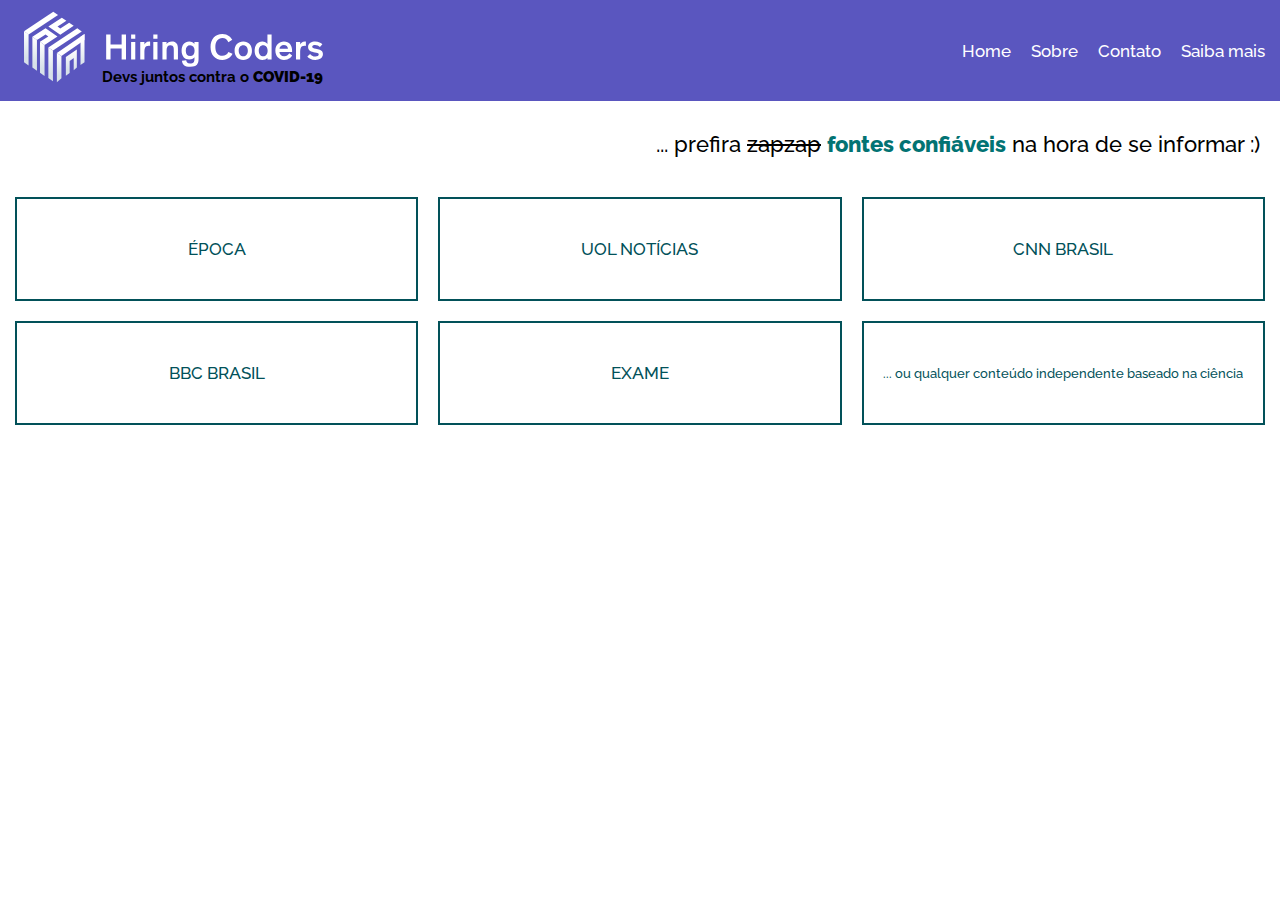
<file: see-more.html>
<!DOCTYPE html>
<html lang="en">
<head>
    <meta charset="UTF-8">
    <meta name="viewport" content="width=device-width, initial-scale=1.0">
    <title>Saiba mais - Covid-19 News</title>
    <link rel="stylesheet" href="css/style.css">
</head>
<body>
    <header class="header">
        <div class="content">
            <h1 class="header__logo">
                <a href="./index.html">
                    <svg width="447px" height="94px" viewBox="0 0 447 94" version="1.1" xmlns="http://www.w3.org/2000/svg" xmlns:xlink="http://www.w3.org/1999/xlink">
                        <!-- Generator: Sketch 59.1 (86144) - https://sketch.com -->
                        <title>Artboard Copy 6</title>
                        <desc>Created with Sketch.</desc>
                        <defs>
                            <linearGradient x1="50%" y1="0%" x2="50%" y2="77.4557181%" id="linearGradient-1">
                                <stop stop-color="#FFFFFF" offset="0%"/>
                                <stop stop-color="#D7E1E9" offset="100%"/>
                            </linearGradient>
                            <linearGradient x1="50%" y1="0%" x2="50%" y2="77.4557181%" id="linearGradient-2">
                                <stop stop-color="#FFFFFF" offset="0%"/>
                                <stop stop-color="#D7E1E9" offset="100%"/>
                            </linearGradient>
                            <linearGradient x1="50%" y1="0%" x2="50%" y2="77.4557181%" id="linearGradient-3">
                                <stop stop-color="#FFFFFF" offset="0%"/>
                                <stop stop-color="#D7E1E9" offset="100%"/>
                            </linearGradient>
                            <linearGradient x1="50%" y1="0%" x2="50%" y2="77.4557181%" id="linearGradient-4">
                                <stop stop-color="#FFFFFF" offset="0%"/>
                                <stop stop-color="#D7E1E9" offset="100%"/>
                            </linearGradient>
                            <linearGradient x1="50%" y1="0%" x2="50%" y2="77.4557181%" id="linearGradient-5">
                                <stop stop-color="#FFFFFF" offset="0%"/>
                                <stop stop-color="#D7E1E9" offset="100%"/>
                            </linearGradient>
                            <linearGradient x1="50%" y1="0%" x2="50%" y2="77.4557181%" id="linearGradient-6">
                                <stop stop-color="#D7E1E9" offset="0%"/>
                                <stop stop-color="#FFFFFF" offset="100%"/>
                            </linearGradient>
                            <linearGradient x1="50%" y1="0%" x2="50%" y2="77.4557181%" id="linearGradient-7">
                                <stop stop-color="#FFFFFF" offset="0%"/>
                                <stop stop-color="#D7E1E9" offset="100%"/>
                            </linearGradient>
                        </defs>
                        <g id="Artboard-Copy-6" stroke="none" stroke-width="1" fill="none" fill-rule="evenodd">
                            <g id="logo" transform="translate(25.000000, 0.000000)">
                                <polygon id="Rectangle" fill="url(#linearGradient-1)" points="0 26.1882435 6 30.2998675 6 71.17 0 66.8861957"/>
                                <polygon id="Rectangle-Copy" fill="url(#linearGradient-2)" points="11 33.6403185 17 37.6606189 17 78.135142 11 73.8444316"/>
                                <polygon id="Rectangle-Copy-2" fill="url(#linearGradient-3)" points="21 40.1580683 27 44.2553308 27 85.1580683 21 80.8651938"/>
                                <polygon id="Rectangle-Copy-3" fill="url(#linearGradient-4)" points="32 47.5 38 51.486182 38 92.1580683 32 87.8651938"/>
                                <polygon id="Path" fill="#FFFFFF" points="0 26.1882435 38.4845747 0.763523153 44.7416636 5.0051888 6 30.6916836"/>
                                <polygon id="Path-Copy-3" fill="#FFFFFF" points="32 47.5 70.0572656 22.3925423 75.9494977 26.4672352 38 51.486182"/>
                                <polygon id="Path-Copy-4" fill="#FFFFFF" points="43.184609 54.9360816 79.5397561 29.7922637 79.5397561 37.7914555 49.184609 58.9225343"/>
                                <polygon id="Path-Copy-8" fill="#FFFFFF" points="11 33.6403185 28.3084361 22.2406761 44 33.2480035 27 44.2553308 21 40.1580683 27.724271 35.9339639 32 33.2480035 28.3084361 30.6916836 17 37.6606189"/>
                                <polygon id="Path-Copy-9" fill="#FFFFFF" transform="translate(48.666635, 19.735527) scale(-1, -1) translate(-48.666635, -19.735527) " points="32 20.2931931 49.6417066 8.45639979 65.3332705 19.4637271 47.6410307 31.0146546 41.6410307 26.9173921 49.0575415 22.1496875 53.3332705 19.4637271 49.6417066 16.9074072 37.9439376 24.3677159"/>
                                <polygon id="Path-2" fill="url(#linearGradient-5)" points="49.184609 88.2132445 49.184609 58.9225343 43.184609 54.9360816 43.184609 93.2911968"/>
                                <polygon id="Path-2-Copy-3" fill="url(#linearGradient-6)" transform="translate(76.904008, 50.310559) scale(-1, -1) translate(-76.904008, -50.310559) " points="79.5397561 67.1343279 79.5397561 29.8377524 74.2682589 33.6585586 74.2682589 70.7833655"/>
                                <path d="M69.4333224,50.1416828 L69.4333224,74.1136392 L65.3332705,77.4911844 L65.3332705,61.8411119 L65.445,61.5216828 L60,65.2516828 L60,81.0859905 L55,84.7177574 L55,60.1734906 L69.4333224,50.1416828 Z" id="Combined-Shape" fill="url(#linearGradient-7)"/>
                            </g>
                            <path d="M153.343434,49.0359551 L153.343434,63.4337079 L159.10101,63.4337079 L159.10101,30.5797753 L153.343434,30.5797753 L153.343434,43.8662921 L138.757576,43.8662921 L138.757576,30.5797753 L133,30.5797753 L133,63.4337079 L138.757576,63.4337079 L138.757576,49.0359551 L153.343434,49.0359551 Z M171.287879,40.4359551 L165.818182,40.4359551 L165.818182,63.4337079 L171.287879,63.4337079 L171.287879,40.4359551 Z M171.287879,30.5797753 L165.818182,30.5797753 L165.818182,36.1842697 L171.287879,36.1842697 L171.287879,30.5797753 Z M177.813131,40.4359551 L177.813131,63.4337079 L183.282828,63.4337079 L183.282828,53.094382 C183.282828,51.0651685 183.474747,49.7123596 183.906566,48.552809 C184.722222,46.5235955 186.353535,45.4606742 189.280303,45.4606742 C189.760101,45.4606742 190.287879,45.5089888 190.815657,45.5573034 L190.815657,39.952809 L190.407453,39.9162899 C190.2369,39.9044944 190.131944,39.9044944 189.95202,39.9044944 C185.537879,39.9044944 183.714646,42.658427 183.282828,43.8179775 L183.282828,40.4359551 L177.813131,40.4359551 Z M200.459596,40.4359551 L194.989899,40.4359551 L194.989899,63.4337079 L200.459596,63.4337079 L200.459596,40.4359551 Z M200.459596,30.5797753 L194.989899,30.5797753 L194.989899,36.1842697 L200.459596,36.1842697 L200.459596,30.5797753 Z M227.376263,63.4337079 L227.376263,50.4370787 L227.370954,49.6581725 C227.31599,45.7821948 226.832492,44.1620361 225.840909,42.7550562 C224.305556,40.6775281 222.146465,39.9044944 219.555556,39.9044944 C216.10101,39.9044944 213.510101,41.4022472 212.454545,43.4314607 L212.454545,40.4359551 L206.984848,40.4359551 L206.984848,63.4337079 L212.454545,63.4337079 L212.454545,51.1617978 C212.454545,47.441573 214.085859,44.7842697 217.492424,44.7842697 C219.843434,44.7842697 221.042929,45.7988764 221.522727,47.441573 C221.858586,48.6011236 221.906566,50.0988764 221.906566,51.8382022 L221.906566,63.4337079 L227.376263,63.4337079 Z M232.70202,64.9797753 C232.893939,69.9078652 236.204545,73 243.209596,73 C248.823232,73 252.325758,71.5022472 253.765152,67.6370787 C254.292929,66.1876404 254.484848,64.5932584 254.484848,62.1292135 L254.484848,40.4359551 L249.015152,40.4359551 L249.015152,42.9483146 C247.767677,41.305618 245.368687,39.9044944 242.20202,39.9044944 C235.916667,39.9044944 232.174242,44.7842697 232.174242,51.9831461 C232.174242,58.988764 236.060606,63.5303371 242.25,63.5303371 C246.280303,63.5303371 248.247475,61.5494382 249.015152,60.4865169 L249.063131,60.4865169 L249.063131,62.6606742 C249.063131,67.0089888 247.527778,68.7 243.401515,68.7 C239.467172,68.7 238.507576,66.6707865 238.267677,64.5449438 L232.70202,64.9797753 Z M249.255051,51.7898876 C249.255051,56.2348315 247.09596,58.8921348 243.449495,58.8921348 C239.755051,58.8921348 237.643939,56.3797753 237.643939,51.7898876 C237.643939,47.2 239.755051,44.6393258 243.449495,44.6393258 C247.09596,44.6393258 249.255051,47.3932584 249.255051,51.7898876 Z M293.636364,53.5775281 C292.10101,56.7662921 289.462121,58.6505618 285.767677,58.6505618 C279.914141,58.6505618 276.555556,54.1573034 276.555556,47.0067416 C276.555556,39.8561798 280.010101,35.2179775 285.767677,35.2179775 C289.558081,35.2179775 292.14899,37.247191 293.732323,40.6775281 L298.770202,37.5370787 L298.583597,37.2191388 C296.858211,34.3518763 293.072819,30 285.767677,30 C276.219697,30 270.222222,36.9573034 270.222222,47.0067416 C270.222222,57.0078652 275.739899,64.0134831 285.767677,64.0134831 C293.780303,64.0134831 297.618687,58.9404494 299.106061,55.8966292 L293.636364,53.5775281 Z M301.840909,52.0314607 C301.840909,59.3752809 306.255051,64.0134831 313.260101,64.0134831 C320.265152,64.0134831 324.679293,59.3752809 324.679293,52.0314607 C324.679293,44.6393258 320.217172,39.9044944 313.260101,39.9044944 C306.30303,39.9044944 301.840909,44.6393258 301.840909,52.0314607 Z M307.262626,51.9348315 C307.262626,47.3449438 309.661616,44.5910112 313.260101,44.5910112 C316.858586,44.5910112 319.257576,47.2966292 319.257576,51.9348315 C319.257576,56.4764045 316.762626,59.2786517 313.260101,59.2786517 C309.757576,59.2786517 307.262626,56.5247191 307.262626,51.9348315 Z M338.305556,64.0134831 C341.376263,64.0134831 343.583333,62.805618 345.022727,61.0179775 L345.022727,63.4337079 L350.492424,63.4337079 L350.492424,30.5797753 L345.022727,30.5797753 L345.022727,42.9483146 C343.775253,41.305618 341.280303,39.9044944 338.305556,39.9044944 C332.116162,39.9044944 328.181818,44.9292135 328.181818,52.0314607 C328.181818,58.9404494 332.212121,64.0134831 338.305556,64.0134831 Z M345.262626,51.9348315 C345.262626,56.3797753 342.911616,59.2303371 339.457071,59.2303371 C335.954545,59.2303371 333.651515,56.4764045 333.651515,51.9348315 C333.651515,47.3449438 335.954545,44.6393258 339.457071,44.6393258 C342.911616,44.6393258 345.262626,47.5382022 345.262626,51.9348315 Z M377.55303,58.2157303 L373.762626,55.3168539 L373.565161,55.6289354 C372.73213,56.9124006 370.885135,59.2786517 367.093434,59.2786517 C363.063131,59.2786517 361.143939,56.5730337 360.760101,53.4325843 L377.409091,53.4325843 C377.409091,53.0460674 377.457071,52.4179775 377.457071,52.0314607 C377.457071,44.9775281 373.954545,39.9044944 366.661616,39.9044944 C360.280303,39.9044944 355.434343,44.6393258 355.434343,51.741573 C355.434343,59.1820225 360.040404,64.0134831 366.805556,64.0134831 C373.474747,64.0134831 376.545455,59.8101124 377.55303,58.2157303 Z M366.661616,44.3011236 C369.780303,44.3011236 371.891414,46.3303371 372.035354,49.3258427 L360.90404,49.3258427 C361.04798,46.5719101 363.159091,44.3011236 366.661616,44.3011236 Z M382.590909,40.4359551 L382.590909,63.4337079 L388.060606,63.4337079 L388.060606,53.094382 C388.060606,51.0651685 388.252525,49.7123596 388.684343,48.552809 C389.5,46.5235955 391.131313,45.4606742 394.058081,45.4606742 C394.537879,45.4606742 395.065657,45.5089888 395.593434,45.5573034 L395.593434,39.952809 L395.185231,39.9162899 C395.014678,39.9044944 394.909722,39.9044944 394.729798,39.9044944 C390.315657,39.9044944 388.492424,42.658427 388.060606,43.8179775 L388.060606,40.4359551 L382.590909,40.4359551 Z M417.232323,43.5280899 L414.065657,46.958427 C412.482323,45.4123596 410.275253,44.3977528 407.636364,44.3977528 C405.477273,44.3977528 403.893939,45.1707865 403.893939,46.6202247 C403.893939,48.2629213 405.477273,48.6011236 408.691919,49.2775281 L411.426768,49.905618 C414.881313,50.7269663 418,52.0314607 418,56.2348315 C418,61.5011236 413.25,64.0134831 408.020202,64.0134831 C402.550505,64.0134831 398.856061,61.3078652 397.464646,59.3269663 L401.159091,56.041573 C402.454545,57.7808989 404.661616,59.4719101 408.164141,59.4719101 C410.89899,59.4719101 412.482323,58.505618 412.482323,56.8629213 C412.482323,55.3254815 411.277749,55.0010218 409.212764,54.5466 L405.573232,53.7707865 L405.058882,53.6525553 C401.325614,52.7493299 398.472222,51.0273571 398.472222,47.0067416 C398.472222,42.0303371 403.318182,39.9044944 407.684343,39.9044944 C412.242424,39.9044944 415.744949,41.8853933 417.232323,43.5280899 Z" id="HiringCoders" fill="#FFFFFF" fill-rule="nonzero"/>
                        </g>
                    </svg>
                    <small>Devs juntos contra o <strong>COVID-19</strong></small>
                </a>
            </h1>
            <ul class="header__menu">
                <li><a href="./index.html">Home</a></li>
                <li><a href="./about.html">Sobre</a></li>
                <li><a href="./contact.html">Contato</a></li>
                <li><a href="./see-more.html">Saiba mais</a></li>
            </ul>
        </div>
    </header>
    <main class="content">
        <h3 class="main-title"> ... prefira <del>zapzap</del> <span>fontes confiáveis</span> na hora de se informar :) </h3>
        <ul class="fonts">
            <li><a href="https://epoca.globo.com/" class="fonts__button" target="_blank">Época</a></li>
            <li><a href="https://noticias.uol.com.br" class="fonts__button" target="_blank">UOL Notícias</a></li>
            <li><a href="https://www.cnnbrasil.com.br" class="fonts__button" target="_blank">CNN Brasil</a></li>
            <li><a href="https://www.bbc.com/portuguese" class="fonts__button" target="_blank">BBC Brasil</a></li>
            <li><a href="https://exame.abril.com.br" class="fonts__button" target="_blank">Exame</a></li>
            <li><a href="https://www.youtube.com/channel/UCSTlOTcyUmzvhQi6F8lFi5w" class="fonts__button fonts__button--odd" target="_blank">... ou qualquer conteúdo independente baseado na ciência</a></li>
        </ul>
    </main>
</body>
</html>
</file>
<file: css/style.css>
@import url("https://fonts.googleapis.com/css2?family=Raleway:wght@300;500;800&display=swap");
body {
  font-family: "Raleway", sans-serif;
  font-size: 14px;
  font-weight: 300;
  margin: 0;
}

h1, h2, h3, h4, h5, h6 {
  margin: 0;
}

a {
  text-decoration: none;
  outline: none;
  display: inline-block;
}

ul {
  list-style: none;
  margin: 0;
  padding: 0;
}

.content {
  max-width: 1270px;
  margin: 0 auto;
  width: 100%;
}

.main-title {
  font-size: 22px;
  font-weight: 500;
  text-align: right;
  margin: 30px 15px;
}
.main-title span {
  color: #027373;
  font-weight: 800;
}
@media (max-width: 700px) {
  .main-title {
    font-size: 18px;
  }
}

.default-button {
  background-color: #027373;
  color: #fff;
  font-weight: 500;
  padding: 10px 20px;
  margin-top: 10px;
}
.default-button:hover {
  background-color: #025159;
}

.header {
  background-color: #5A56BF;
}
.header > * {
  display: flex;
  justify-content: space-between;
  align-items: center;
}
.header__logo {
  position: relative;
}
.header__logo svg {
  width: 340px;
  max-width: 100%;
}
.header__logo small {
  position: absolute;
  width: 100%;
  bottom: 15px;
  right: 22px;
  text-align: right;
  font-size: 15px;
  color: #000;
}
.header__menu {
  display: flex;
  justify-content: space-between;
}
.header__menu a {
  color: #fff;
  font-weight: 500;
  padding: 10px;
  font-size: 17px;
}
.header__menu a:hover {
  background-color: #027373;
}
@media (max-width: 700px) {
  .header > * {
    flex-direction: column;
  }
  .header__menu a {
    background-color: #000;
    font-size: 15px;
  }
}

.news {
  display: grid;
  grid-template-columns: 33.3% 33.3% 33.3%;
}
.news__item {
  padding: 45px 15px;
  border: solid 1px #bbb;
  margin: 10px;
  position: relative;
}
.news__item__flag {
  position: absolute;
  background-color: #5A56BF;
  color: #fff;
  padding: 5px;
  font-size: 10px;
  text-transform: uppercase;
  font-weight: 500;
  top: -1px;
  left: -1px;
  text-align: right;
}
.news__item__title {
  font-weight: 800;
  margin-bottom: 15px;
  font-size: 17px;
}
.news__item__content {
  font-size: 15px;
  text-align: justify;
  font-weight: 500;
  line-height: 25px;
}
.news__item__button {
  background-color: #027373;
  color: #fff;
  font-weight: 500;
  padding: 5px 10px;
  font-size: 17px;
  position: absolute;
  bottom: 15px;
  right: 15px;
}
.news__item__button:hover {
  background-color: #025159;
}
.news__item iframe {
  width: 100%;
}
@media (max-width: 1140px) {
  .news {
    grid-template-columns: 50% 50%;
  }
}
@media (max-width: 700px) {
  .news {
    grid-template-columns: 100%;
  }
}

.fonts {
  display: grid;
  grid-template-columns: repeat(3, 1fr);
}
.fonts__button {
  border: solid 2px #025159;
  color: #025159;
  font-weight: 500;
  height: 100px;
  font-size: 17px;
  display: flex;
  align-items: center;
  justify-content: center;
  text-align: center;
  margin: 10px;
  text-transform: uppercase;
}
.fonts__button:hover {
  color: #fff;
  background-color: #025159;
}
.fonts__button--odd {
  font-size: 13px;
  text-transform: initial;
}
@media (max-width: 500px) {
  .fonts {
    grid-template-columns: repeat(2, 1fr);
  }
}

.about {
  max-width: 80%;
  width: 700px;
  margin: auto;
  text-align: justify;
  font-size: 15px;
  line-height: 22px;
}

.about-me__title {
  font-size: 15px;
  margin: 10px 0;
}
.about-me__learning li {
  display: inline-block;
  float: left;
  border: solid 1px #bbb;
  padding: 0 5px;
  margin: 0 5px 5px 0;
  color: #bbb;
  cursor: default;
}
.about-me__learning li:hover {
  color: #000;
  border-color: #000;
}
.about-me__learning li small {
  font-size: 8px;
  line-height: 18px;
}

/*# sourceMappingURL=style.css.map */
</file>
